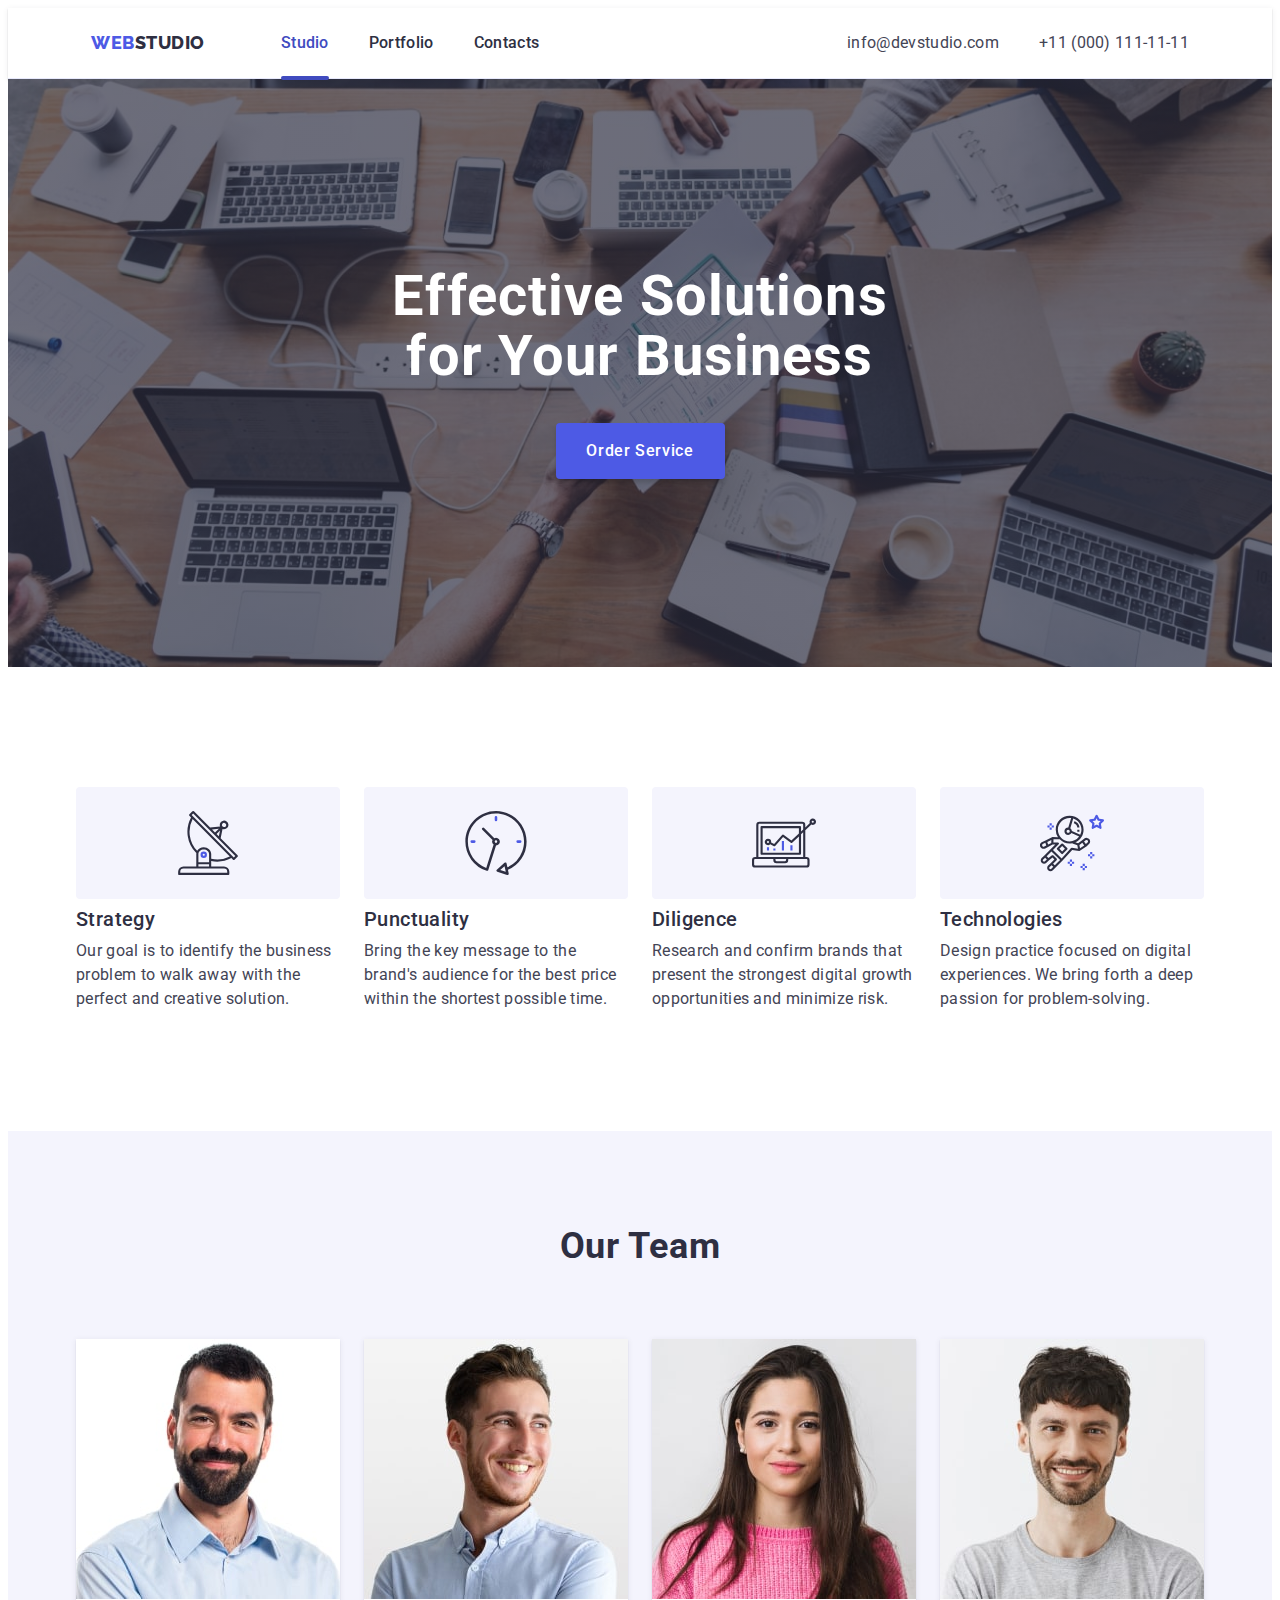
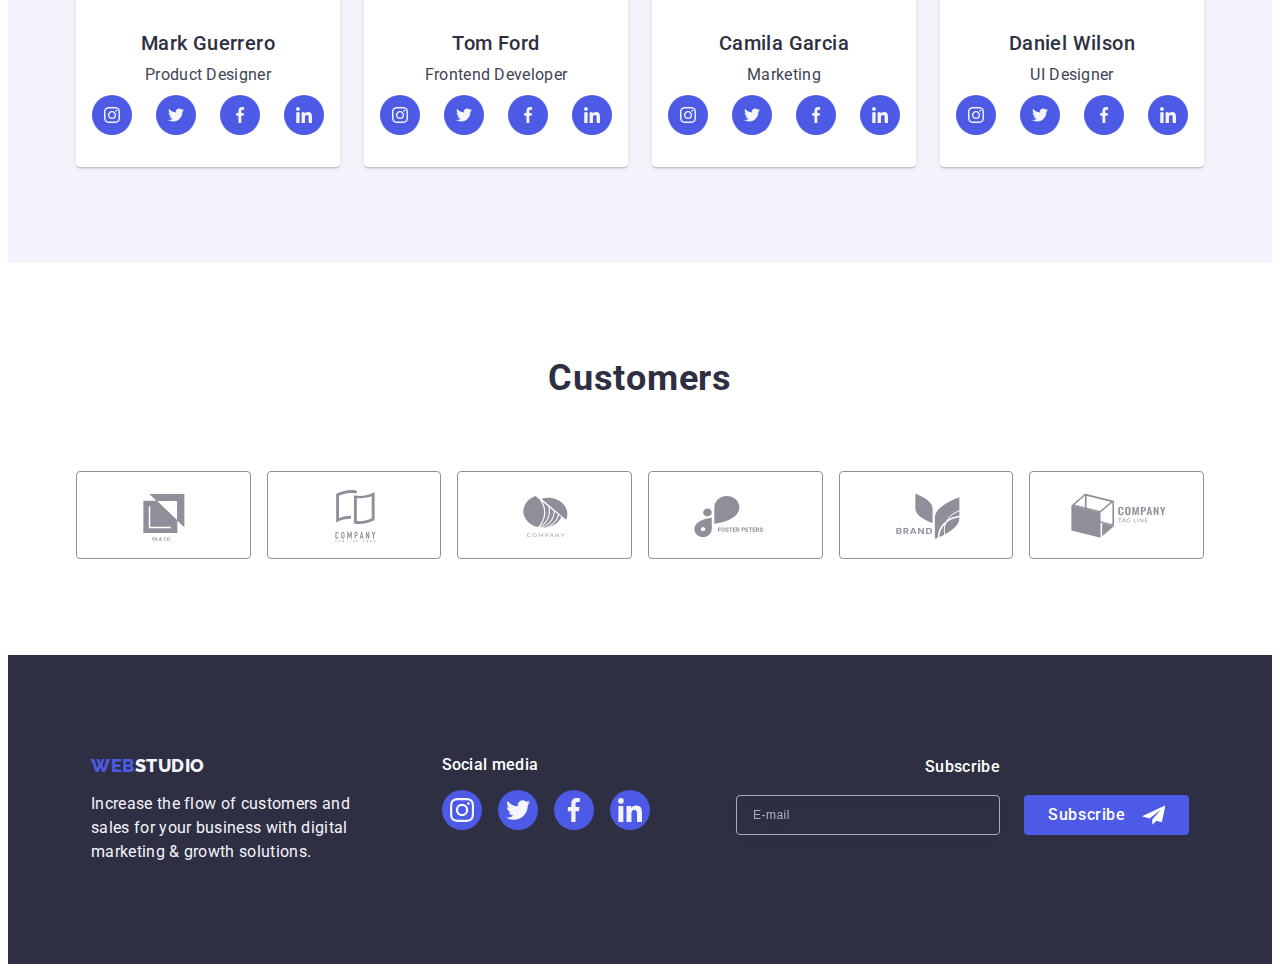
<file: index.html>
<!DOCTYPE html>
<html lang="en">
<head>
    <meta charset="UTF-8">
    <meta http-equiv="X-UA-Compatible" content="IE=edge">
    <meta name="viewport" content="width=device-width, initial-scale=1.0">
    <title>WebStudio</title>
    <link rel="preconnect" href="https://fonts.googleapis.com">
<link rel="preconnect" href="https://fonts.gstatic.com" crossorigin>
<link href="https://fonts.googleapis.com/css2?family=Raleway:wght@800&family=Roboto:wght@400;500;700;900&display=swap" rel="stylesheet">
<link rel="stylesheet" href="https://cdnjs.cloudflare.com/ajax/libs/modern-normalize/2.0.0/modern-normalize.min.css" 
integrity="sha512-4xo8blKMVCiXpTaLzQSLSw3KFOVPWhm/TRtuPVc4WG6kUgjH6J03IBuG7JZPkcWMxJ5huwaBpOpnwYElP/m6wg==" crossorigin="anonymous" 
referrerpolicy="no-referrer" />    
<link rel="stylesheet" href="./css/styles.css">
<link rel="stylesheet" href="./css/tablet.css">
<link rel="stylesheet" href="./css/desctop.css">
</head>
<body>
    <header class="header">
        <div class="container header-container">
        <nav class=" header-navigation">
            <a class="header-logo link" href="http://127.0.0.1:5501/index.html" >Web<span class="header-logo-studio">Studio</span></a>
        <ul class="header-list list" >
            <li class="header-item">
                <a class="header-link link current" href="./index.html">Studio</a>
            </li>
            <li class="header-item">
                <a class="header-link link" href="./portfolio.html">Portfolio</a>
            </li>
            <li class="header-item">
                <a class="header-link link" href="">Contacts</a>
            </li>
        </ul>
    </nav>
    <address class="header-address">
        <ul class="contacts list">
        <li><a class="header-link-address link" href="mailto:info@devstudio.com">info@devstudio.com</a></li>
        <li><a class="header-link-address link" href="tel:+110001111111">+11 (000) 111-11-11</a></li>
    </ul>
    </address>
    <button type="button" class="hamburger-btn" data-menu-open >
        <svg class="hamburger-btn-icon" width="32" height="22">
          <use href="./images/icons.svg#icon-header-btn"></use>
        </svg>
      </button>
</div>
                  <!-- modal mobile -->
<div class="mobile-menu" data-menu>
  <button type="button" class="mobile-close-button" data-menu-close>
    <svg class="mobile-close-button-icon" width="8" height="8">
      <use href="./images/icons.svg#icon-cross"></use>
    </svg>
  </button>

  <div>
  <ul class="mobile-menu-list list" >
    <li class="mobile-menu-item">
        <a class="mobile-menu-link link current" href="./index.html">Studio</a>
    </li>
    <li class="mobile-menu-item">
        <a class="mobile-menu-link link" href="./portfolio.html">Portfolio</a>
    </li>
    <li class="mobile-menu-item">
        <a class="mobile-menu-link link" href="">Contacts</a>
    </li>
</ul>
</div>
<div>
    <ul class="mobile-menu-contacts list">
        <li class="mobile-address-item"><a class="mobile-menu-link-address link" href="tel:+110001111111">+11 (000) 111-11-11</a></li>
        <li class="email-address-item"><a class="email-menu-link-address link" href="mailto:info@devstudio.com">info@devstudio.com</a></li>
    </ul>
    <ul class="mobile-menu-soc-list">
        <li class="mobile-menu-soc-item">
    <a href="" 
    class="mobile-menu-soc-link link" 
    target="_blank" 
    rel="noopener noreferrer">
    <svg width="24" height="24" class="mobile-menu-soc-icon">
        <use href="./images/icons.svg#icon-instagram-1" ></use>
    </svg>
</a>
        </li>
        <li class="mobile-menu-soc-item">
            <a href="" 
            class="mobile-menu-soc-link link" 
            target="_blank" 
            rel="noopener noreferrer">
            <svg width="24" height="24" class="mobile-menu-soc-icon">
                <use href="./images/icons.svg#icon-twitter-1" ></use>
            </svg>
        </a>
                </li>
                <li class="mobile-menu-soc-item">
                    <a href="" 
                    class="mobile-menu-soc-link link" 
                    target="_blank" 
                    rel="noopener noreferrer">
                    <svg width="24" height="24" class="mobile-menu-soc-icon">
                        <use href="./images/icons.svg#icon-facebook-1" ></use>
                    </svg>
                </a>
                        </li>
                        <li class="mobile-menu-soc-item">
                            <a href="" 
                            class="mobile-menu-soc-link link" 
                            target="_blank" 
                            rel="noopener noreferrer">
                            <svg width="24" height="24" class="mobile-menu-soc-icon">
                                <use href="./images/icons.svg#icon-linkedin-1" ></use>
                    </svg>
                 </a>
         </li>
    </ul>
 </div>
</div>
    </header>  
    <main>
        <section class="first-section">
            <div class="container hero-container">
                <h1 class="first-header">Effective Solutions
                    for Your Business</h1>
            <button type="button" class="studio-btn" data-modal-open>Order Service</button>
        </div>
        </section>
        <section class="second-section">
            <div class="container description-container">
            <h2  class="hidden visually-hidden">hidden info</h2>
              <ul class="icon-description-list list">
                <li class="icon-description-item">
                    <div class="icon-cont">
                        <svg width="64" height="64" class="description-icon">
                        <use href="./images/icons.svg#icon-strategy" ></use>
                    </svg> 
            <a href="" 
            class="icon-description-link link" 
            target="_blank" 
            rel="noopener noreferrer">
        </a>
    </div>
    <h3 class="text description-text">Strategy</h3>
            <p class="name description-name">Our goal is to identify the business
                problem to walk away with the perfect and creative solution.</p>
                </li>
                <li class="icon-description-item">
                    <div class="icon-cont"><svg width="64" height="64" class="description-icon">
                        <use href="./images/icons.svg#icon-punctuality" ></use>
                    </svg>
                    <a href="" 
                    class="icon-description-link link" 
                    target="_blank" 
                    rel="noopener noreferrer"> 
                </a>
            </div>
            <h3 class="text description-text">Punctuality</h3>
            <p class="name description-name">Bring the key message to the brand's audience for the best price within the shortest possible time.</p>
                        </li>
                        <li class="icon-description-item">
                            <div class="icon-cont"><svg width="64" height="64" class="description-icon">
                                <use href="./images/icons.svg#icon-diligence" ></use>
                            </svg>
                            <a href="" 
                            class="icon-description-link link" 
                            target="_blank" 
                            rel="noopener noreferrer">
                        </a>
                    </div>
                    <h3 class="text description-text">Diligence</h3>
                    <p class="name description-name">Research and confirm brands that present the strongest digital growth opportunities and minimize risk.</p>
                                </li>
                                <li class="icon-description-item">
                                    <div class="icon-cont"><svg width="64" height="64" class="description-icon">
                                        <use href="./images/icons.svg#icon-technologies" ></use>
                                    </svg>
                                    <a href="" 
                                    class="icon-description-link link" 
                                    target="_blank" 
                                    rel="noopener noreferrer">
                                    
                                </a>
                            </div>
                            <h3 class="text description-text">Technologies</h3>
                            <p class="name description-name">Design practice focused on digital experiences. We bring forth a deep passion for problem-solving.</p>
                                        </li>
                </ul>
        </div>
        </section>
        <section class="third-section">
            <div class="container image-container">
            <h2 class="second-header">What are we doing</h2>
            <ul class="images list">
                <li class="about-image"><img src="./images/rectangle71.jpg" alt="monitor" 
                    width="360" 
                    height="300"></li>
                <li class="about-image"><img src="./images/rectangle71_1.jpg" alt="cell phone" 
                    width="360" 
                    height="300"></li>
                    <li class="about-image"><img src="./images/rectangle71_2.jpg" alt="laptop and cell phone" 
                        width="360" 
                        height="300"></li>
            </ul>
        </div>
        </section>
        <section class="fourth-section">
            <div class="container img-list-container">
            <h2 class="third-header">Our Team</h2>
            <ul class="img-list list">
                
                <li class="first-img">
                    <img 
                    srcset="./images/1.jpg 1x, ./images/1@x2.jpg 2x"
                    src="./images/1.jpg" alt="mark" 
                        width="264" 
                        height="260">
                        <div class="position-container">
                        <h3 class="text-position">Mark Guerrero</h3>
                        <p class="name-position">Product Designer</p>
                        <ul class="our-team-soc-list">
                            <li class="our-team-soc-item">
                        <a href="" 
                        class="our-team-soc-link link" 
                        target="_blank" 
                        rel="noopener noreferrer">
                        <svg width="16" height="16" class="our-team-soc-icon">
                            <use href="./images/icons.svg#icon-instagram-1" ></use>
                        </svg>
                    </a>
                            </li>
                            <li class="our-team-soc-item">
                                <a href="" 
                                class="our-team-soc-link link" 
                                target="_blank" 
                                rel="noopener noreferrer">
                                <svg width="16" height="16" class="our-team-soc-icon">
                                    <use href="./images/icons.svg#icon-twitter-1" ></use>
                                </svg>
                            </a>
                                    </li>
                                    <li class="our-team-soc-item">
                                        <a href="" 
                                        class="our-team-soc-link link" 
                                        target="_blank" 
                                        rel="noopener noreferrer">
                                        <svg width="16" height="16" class="our-team-soc-icon">
                                            <use href="./images/icons.svg#icon-facebook-1" ></use>
                                        </svg>
                                    </a>
                                            </li>
                                            <li class="our-team-soc-item">
                                                <a href="" 
                                                class="our-team-soc-link link" 
                                                target="_blank" 
                                                rel="noopener noreferrer">
                                                <svg width="16" height="16" class="our-team-soc-icon">
                                                    <use href="./images/icons.svg#icon-linkedin-1" ></use>
                                                </svg>
                                            </a>
                                                    </li>
                        </ul>
                        </div>
                </li>
                <li class="first-img">
                    <img 
                    srcset="./images/2.jpg 1x, ./images/2@x2.jpg 2x"
                    src="./images/2.jpg" alt="tom" 
                        width="264" 
                        height="260">
                        <div class="position-container">
                        <h3 class="text-position">Tom Ford</h3>
                        <p class="name-position">Frontend Developer</p>
                        <ul class="our-team-soc-list">
                            <li class="our-team-soc-item">
                        <a href="" 
                        class="our-team-soc-link link" 
                        target="_blank" 
                        rel="noopener noreferrer">
                        <svg width="16" height="16" class="our-team-soc-icon">
                            <use href="./images/icons.svg#icon-instagram-1" ></use>
                        </svg>
                    </a>
                            </li>
                            <li class="our-team-soc-item">
                                <a href="" 
                                class="our-team-soc-link link" 
                                target="_blank" 
                                rel="noopener noreferrer">
                                <svg width="16" height="16" class="our-team-soc-icon">
                                    <use href="./images/icons.svg#icon-twitter-1" ></use>
                                </svg>
                            </a>
                                    </li>
                                    <li class="our-team-soc-item">
                                        <a href="" 
                                        class="our-team-soc-link link" 
                                        target="_blank" 
                                        rel="noopener noreferrer">
                                        <svg width="16" height="16" class="our-team-soc-icon">
                                            <use href="./images/icons.svg#icon-facebook-1" ></use>
                                        </svg>
                                    </a>
                                            </li>
                                            <li class="our-team-soc-item">
                                                <a href="" 
                                                class="our-team-soc-link link" 
                                                target="_blank" 
                                                rel="noopener noreferrer">
                                                <svg width="16" height="16" class="our-team-soc-icon">
                                                    <use href="./images/icons.svg#icon-linkedin-1" ></use>
                                                </svg>
                                            </a>
                                                    </li>
                        </ul>
                        </div>
                </li>
                <li class="first-img">
                    <img 
                    srcset="./images/3.jpg 1x, ./images/3@x2.jpg 2x"
                    src="./images/3.jpg" alt="camila" 
                        width="264" 
                        height="260">
                        <div class="position-container">
                        <h3 class="text-position">Camila Garcia</h3>
                        <p class="name-position">Marketing</p>
                        <ul class="our-team-soc-list">
                            <li class="our-team-soc-item">
                        <a href="" 
                        class="our-team-soc-link link" 
                        target="_blank" 
                        rel="noopener noreferrer">
                        <svg width="16" height="16" class="our-team-soc-icon">
                            <use href="./images/icons.svg#icon-instagram-1" ></use>
                        </svg>
                    </a>
                            </li>
                            <li class="our-team-soc-item">
                                <a href="" 
                                class="our-team-soc-link link" 
                                target="_blank" 
                                rel="noopener noreferrer">
                                <svg width="16" height="16" class="our-team-soc-icon">
                                    <use href="./images/icons.svg#icon-twitter-1" ></use>
                                </svg>
                            </a>
                                    </li>
                                    <li class="our-team-soc-item">
                                        <a href="" 
                                        class="our-team-soc-link link" 
                                        target="_blank" 
                                        rel="noopener noreferrer">
                                        <svg width="16" height="16" class="our-team-soc-icon">
                                            <use href="./images/icons.svg#icon-facebook-1" ></use>
                                        </svg>
                                    </a>
                                            </li>
                                            <li class="our-team-soc-item">
                                                <a href="" 
                                                class="our-team-soc-link link" 
                                                target="_blank" 
                                                rel="noopener noreferrer">
                                                <svg width="16" height="16" class="our-team-soc-icon">
                                                    <use href="./images/icons.svg#icon-linkedin-1" ></use>
                                                </svg>
                                            </a>
                                                    </li>
                        </ul>
                        </div>
                </li>            
                <li class="first-img">
                    <img 
                    srcset="./images/4.jpg 1x, ./images/4@x2.jpg 2x"
                    src="./images/4.jpg" alt="daniel" 
                        width="264" 
                        height="260">
                        <div class="position-container">
                        <h3 class="text-position">Daniel Wilson</h3>
                        <p class="name-position">UI Designer</p>
                        <ul class="our-team-soc-list">
                            <li class="our-team-soc-item">
                        <a href="" 
                        class="our-team-soc-link link" 
                        target="_blank" 
                        rel="noopener noreferrer">
                        <svg width="16" height="16" class="our-team-soc-icon">
                            <use href="./images/icons.svg#icon-instagram-1" ></use>
                        </svg>
                    </a>
                            </li>
                            <li class="our-team-soc-item">
                                <a href="" 
                                class="our-team-soc-link link" 
                                target="_blank" 
                                rel="noopener noreferrer">
                                <svg width="16" height="16" class="our-team-soc-icon">
                                    <use href="./images/icons.svg#icon-twitter-1" ></use>
                                </svg>
                            </a>
                                    </li>
                                    <li class="our-team-soc-item">
                                        <a href="" 
                                        class="our-team-soc-link link" 
                                        target="_blank" 
                                        rel="noopener noreferrer">
                                        <svg width="16" height="16" class="our-team-soc-icon">
                                            <use href="./images/icons.svg#icon-facebook-1" ></use>
                                        </svg>
                                    </a>
                                            </li>
                                            <li class="our-team-soc-item">
                                                <a href="" 
                                                class="our-team-soc-link link" 
                                                target="_blank" 
                                                rel="noopener noreferrer">
                                                <svg width="16" height="16" class="our-team-soc-icon">
                                                    <use href="./images/icons.svg#icon-linkedin-1" ></use>
                                                </svg>
                                            </a>
                                 </li>
                        </ul>
                        </div>
                </li>         
            </ul>
        </div>
        </section>
        <section class="customers">
            <div class="container customers-cont">
                <h2 class="fifth-header">Customers</h2>
                <ul class="container-list list">
                    <li class="container-item">
                        <a href="" class="container-link link">
                            <svg class="container-icon" width="104" height="56">
                                <use href="./images/icons.svg#icon-Logo1"></use>
                            </svg>
                        </a>
                    </li>
                    <li class="container-item">
                        <a href="" class="container-link link">
                            <svg class="container-icon" width="104" height="56">
                                <use href="./images/icons.svg#icon-Logo2"></use>
                            </svg>
                        </a>
                    </li>
                    <li class="container-item">
                        <a href="" class="container-link link">
                            <svg class="container-icon" width="104" height="56">
                                <use href="./images/icons.svg#icon-Logo3"></use>
                            </svg>
                        </a>
                    </li>
                    <li class="container-item">
                        <a href="" class="container-link link">
                            <svg class="container-icon" width="104" height="56">
                                <use href="./images/icons.svg#icon-Logo4"></use>
                            </svg>
                        </a>
                    </li>
                    <li class="container-item">
                        <a href="" class="container-link link">
                            <svg class="container-icon" width="104" height="56">
                                <use href="./images/icons.svg#icon-Logo5"></use>
                            </svg>
                        </a>
                    </li>
                    <li class="container-item">
                        <a href="" class="container-link link">
                            <svg class="container-icon" width="104" height="56">
                                <use href="./images/icons.svg#icon-Logo6"></use>
                            </svg>
                        </a>
                    </li>
                </ul>
            </div>
        </section>
    </main> 
    <footer class="footer">
 <div class=" container footer-main">
        <div class="footer-container">
        <a class="footer-logo link" href="./index.html" >Web<span class="logo-footer">Studio</span></a>
        <p class="list footer-text" >
            Increase the flow of customers and sales 
            for your business with digital marketing &
             growth solutions.</p>
    </div>
    <div class="footer-links">
        <p class="footer-soc-text" >Social media</p>
        <ul class="footer-soc-list">
            <li class="footer-soc-item">
        <a href="" 
        class="footer-soc-link link" 
        target="_blank" 
        rel="noopener noreferrer">
        <svg width="24" height="24" class="footer-soc-icon">
            <use href="./images/icons.svg#icon-instagram-2" ></use>
        </svg>
    </a>
            </li>
            <li class="footer-soc-item">
                <a href="" 
                class="footer-soc-link link" 
                target="_blank" 
                rel="noopener noreferrer">
                <svg width="24" height="24" class="footer-soc-icon">
                    <use href="./images/icons.svg#icon-twitter-2" ></use>
                </svg>
            </a>
                    </li>
                    <li class="footer-soc-item">
                        <a href="" 
                        class="footer-soc-link link" 
                        target="_blank" 
                        rel="noopener noreferrer">
                        <svg width="24" height="24" class="footer-soc-icon">
                            <use href="./images/icons.svg#icon-facebook-2" ></use>
                        </svg>
                    </a>
                            </li>
                            <li class="footer-soc-item">
                                <a href="" 
                                class="footer-soc-link link" 
                                target="_blank" 
                                rel="noopener noreferrer">
                                <svg width="24" height="24" class="footer-soc-icon">
                                    <use href="./images/icons.svg#icon-linkedin-2" ></use>
                                </svg>
                            </a>
                                    </li>
        </ul>
    </div>
    <div class="footer-subscribe">
        <p class="footer-title">Subscribe</p>
    <form class="footer-form"> 
        <label for="footer-user-email" 
        class="footer-input-label-icon">
            <input type="email" 
        name="footer-user-email" 
        id="footer-user-email"
        placeholder="E-mail"
        class="footer-input-label"  
        required>
        </label>
        <button type="submit" class="footer-subscribe-btn">Subscribe
            <svg width="24" height="24" class="footer-send-icon">
                <use href="./images/icons.svg#icon-icon-send"></use>
            </svg>
        </button>
     </form>
    </div>
</div>
    </footer>
    <div class="backdrop  is-hidden" data-modal>
        <div class="modal">
            <button type="button" class="modal-close" data-modal-close>
                <svg width="8" height="8" class="backdrop-icon">
                    <use href="./images/icons.svg#icon-cross" ></use>
                </svg>
            </button>
            <p class="modal-title">Leave your contacts and we will call you back</p>
            <form class="modal-form">
                <div class="modal-field-cont">
                <label for="user-name" class="input-label">Name</label>
                <div class="input-wrap">
                <input type="text" 
                name="user-name" 
                id="user-name"
                class="modal-input"  
                required>
                <svg class="modal-icon" width="18" height="24">
                    <use href="./images/icons.svg#icon-person"></use>
                </svg>
            </div>
        </div>
        <div class="modal-field-cont">
            <label for="user-phone" class="input-label">Phone</label>
            <div class="input-wrap">
            <input type="tel" 
            name="user-phone" 
            id="user-phone"
            class="modal-input"  
            required>
            <svg class="modal-icon" width="18" height="24">
                <use href="./images/icons.svg#icon-phone"></use>
            </svg>
        </div>
    </div>
    <div class="modal-field-cont">
        <label for="user-email" class="input-label">Email</label>
        <div class="input-wrap">
        <input type="email" 
        name="user-email" 
        id="user-email"
        class="modal-input" 
        required>
        <svg class="modal-icon" width="18" height="24">
            <use href="./images/icons.svg#icon-email"></use>
        </svg>
    </div>
</div>
<div class="modal-field-comment">
    <label for="user-comment" class="input-label" >Comment</label>
    <textarea name="user-comment" id="user-comment" class="modal-comment" placeholder="Text input"></textarea>
</div>
<div class="modal-checkbox">
<input type="checkbox"  
id="user-privacy" 
name="user-privacy" 
value="true" class="modal-form-check visually-hidden">
<label for="user-privacy" class="modal-form-check-desc">
    <span class="modal-form-check-quadro">
    <svg class="checkbox-icon" width="10" height="8">
        <use href="./images/icons.svg#icon-vector"></use>
    </svg>
</span>I accept the terms and conditions of the&nbsp;
<a class="privacy-link" href="">Privacy Policy</a></label>
</div>
<button type="submit" class="modal-button">Send</button>
            </form>
        </div>
</div>
<script src="./js/modal.js"></script>
<script src="./js/mobile-menu.js"></script>
</body>
</html>
</file>
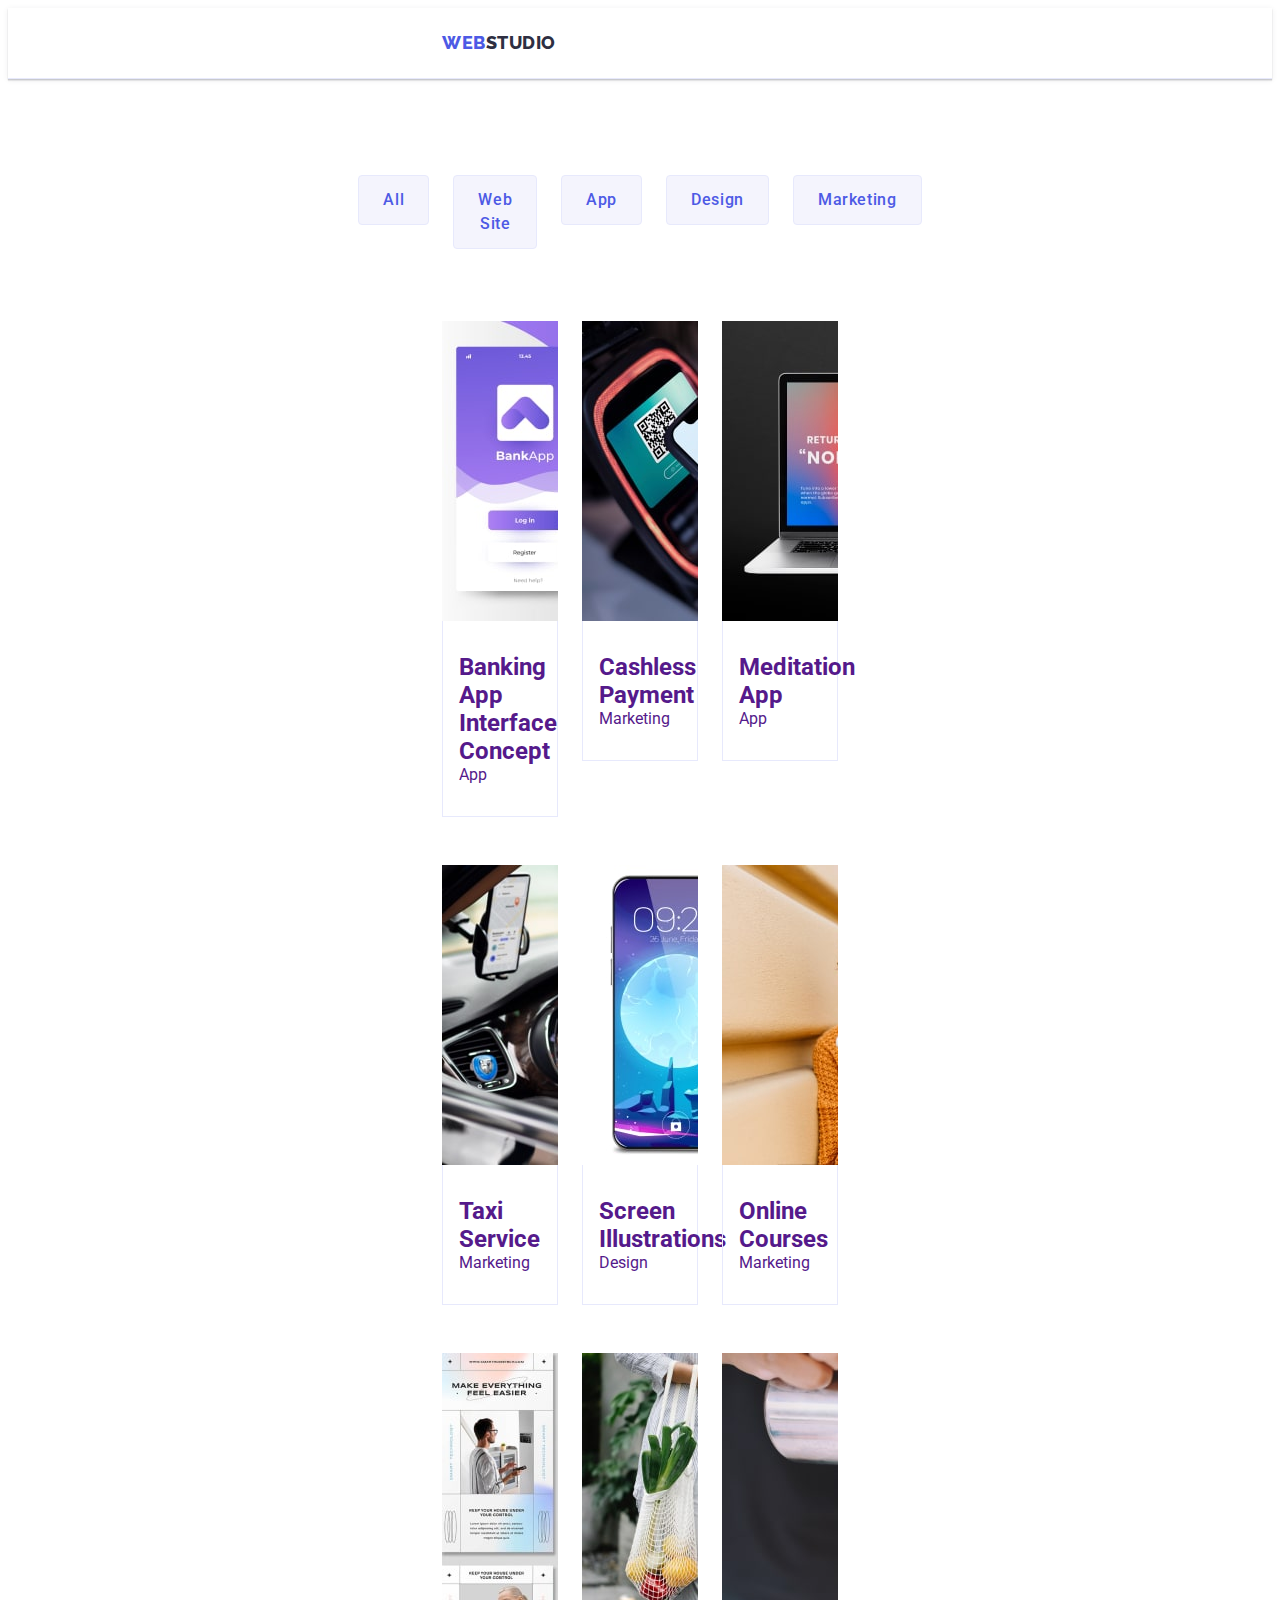
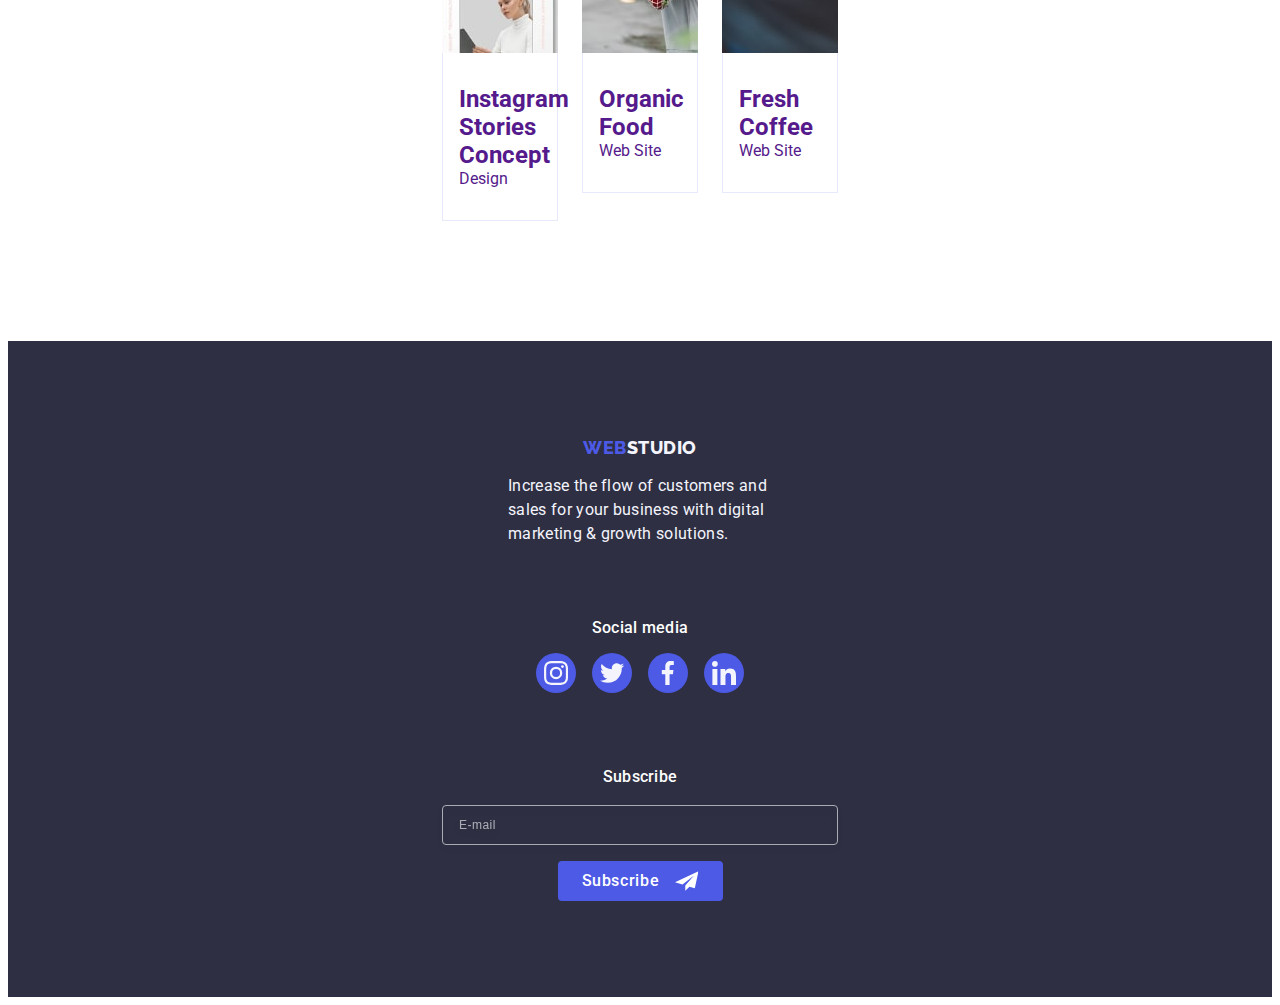
<file: portfolio.html>
<!DOCTYPE html>
<html lang="en">
<head>
    <meta charset="UTF-8">
    <meta http-equiv="X-UA-Compatible" content="IE=edge">
    <meta name="viewport" content="width=device-width, initial-scale=1.0">
    <title>Portfolio</title>
    <link rel="preconnect" href="https://fonts.googleapis.com">
<link rel="preconnect" href="https://fonts.gstatic.com" crossorigin>
<link   href="https://fonts.googleapis.com/css2?family=Raleway:wght@800&family=Roboto:wght@400;500;700;900&display=swap" rel="stylesheet">
<link rel="stylesheet" href="https://cdnjs.cloudflare.com/ajax/libs/modern-normalize/2.0.0/modern-normalize.min.css" integrity="sha512-4xo8blKMVCiXpTaLzQSLSw3KFOVPWhm/TRtuPVc4WG6kUgjH6J03IBuG7JZPkcWMxJ5huwaBpOpnwYElP/m6wg==" crossorigin="anonymous" referrerpolicy="no-referrer" /> 
<link rel="stylesheet" href="./css/styles.css">
</head>
<body>
    <header class="header">
        <div class="container header-container">
        <nav class=" header-navigation">
            <a class="header-logo link" href="http://127.0.0.1:5501/index.html" >Web<span class="header-logo-studio">Studio</span></a>
        <ul class="header-list list" >
            <li class="header-item">
                <a class="header-link link" href="./index.html">Studio</a>
            </li>
            <li class="header-item">
                <a class="header-link link current" href="./portfolio.html">Portfolio</a>
            </li>
            <li class="header-item">
                <a class="header-link link" href="">Contacts</a>
            </li>
        </ul>
    </nav>
    <address class="header-address">
        <ul class="contacts list">
        <li><a class="header-link-address link" href="mailto:info@devstudio.com">info@devstudio.com</a></li>
        <li><a class="header-link-address link" href="tel:+110001111111">+11 (000) 111-11-11</a></li>
    </ul>
    </address>
</div>
    </header>  
    <main>
        <section class="main-section">
            <div class="container port-container">
            <h1 hidden class="hidden visually-hidden">hidden</h1>
                <ul class="button-list list">
                    <li><button type="button" class="btn-all">All</button></li>
                    <li><button type="button" class="btn-all">Web Site</button></li>
                    <li><button type="button" class="btn-all">App</button></li>
                    <li><button type="button" class="btn-all">Design</button></li>
                    <li><button type="button" class="btn-all">Marketing</button></li>
                </ul>
            <ul class="about-button-list list link">
                <li class="about-images-link">
                    <a href="" class="team-list-link-wrapper link">
                        <div class="team-list-img-wrapper">
                            <img src="./images/img1.jpg" alt="banking interface" class="team-list-item-img" 
                            width="360" 
                            height="300">
                            <p class="overlay">14 Stylish and User-Friendly App Design Concepts · 
                                Task Manager App · Calorie Tracker App · Exotic Fruit Ecommerce App · 
                                Cloud Storage App</p>
                        </div>
                    <div class="wrap-container">
                        <h2 class="text">Banking App Interface Concept</h2>
                        <p class="name">App</p>
                    </div>
                </a>
                </li>
                <li class="about-images-link">
                    <a href="" class="team-list-link-wrapper link">
                        <div class="team-list-img-wrapper">
                    <img src="./images/img2.jpg" alt="mobile payment" 
                    width="360" 
                    height="300">
                    <p class="overlay">14 Stylish and User-Friendly App Design Concepts · 
                        Task Manager App · Calorie Tracker App · Exotic Fruit Ecommerce App · Cloud Storage App</p>
                </div>
                    <div class="wrap-container">
                        <h2 class="text">Cashless Payment</h2>
                        <p class="name">Marketing</p>
                    </div>
                    </a>
                </li>
                <li class="about-images-link">
                    <a href="" class="team-list-link-wrapper link">
                        <div class="team-list-img-wrapper">
                    <img src="./images/img3.jpg" alt="laptop and mobile"
                    width="360" 
                    height="300">
                    <p class="overlay">14 Stylish and User-Friendly App Design Concepts · 
                        Task Manager App · Calorie Tracker App · Exotic Fruit Ecommerce App · Cloud Storage App</p>
                    </div>
                    <div class="wrap-container">
                    <h2 class="text">Meditation App</h2>
                        <p class="name">App</p>
                    </div>
                    </a>
                </li>            
                <li class="about-images-link">
                    <a href="" class="team-list-link-wrapper link">
                        <div class="team-list-img-wrapper">
                    <img src="./images/img4.jpg" alt="taxi" 
                        width="360" 
                        height="300">
                        <p class="overlay">14 Stylish and User-Friendly App Design Concepts · 
                            Task Manager App · Calorie Tracker App · Exotic Fruit Ecommerce App · Cloud Storage App</p>
                    </div>
                    <div class="wrap-container">
                        <h2 class="text">Taxi Service</h2>
                        <p class="name">Marketing</p>
                    </div>
                    </a>
                </li>
               <li class="about-images-link">
                    <a href="" class="team-list-link-wrapper link">
                        <div class="team-list-img-wrapper">
                    <img src="./images/img5.jpg" alt="mobile screen" 
                    width="360" 
                    height="300">
                    <p class="overlay">14 Stylish and User-Friendly App Design Concepts
                         · Task Manager App · Calorie Tracker App · Exotic Fruit Ecommerce App · Cloud Storage App</p>
                        </div>
                    <div class="wrap-container">
                    <h2 class="text">Screen Illustrations</h2>
                    <p class="name">Design</p>
                </div>
                </a>
                </li>
                <li class="about-images-link">
                    <a href="" class="team-list-link-wrapper link">
                        <div class="team-list-img-wrapper">
                    <img src="./images/img6.jpg" alt="lady" 
                    width="360" 
                    height="300">
                    <p class="overlay">14 Stylish and User-Friendly App Design Concepts
                         · Task Manager App · Calorie Tracker App · Exotic Fruit Ecommerce App · Cloud Storage App</p>
                        </div>
                    <div class="wrap-container">
                    <h2 class="text">Online Courses</h2>
                    <p class="name">Marketing</p>
                </div>
                </a>
                </li>
                <li class="about-images-link">
                    <a href="" class="team-list-link-wrapper link">
                        <div class="team-list-img-wrapper">
                    <img src="./images/img7.jpg" alt="instagram stories" 
                    width="360" 
                    height="300">
                    <p class="overlay">14 Stylish and User-Friendly App Design Concepts
                         · Task Manager App · Calorie Tracker App · Exotic Fruit Ecommerce App · Cloud Storage App</p>
                        </div>
                    <div class="wrap-container">
                    <h2 class="text">Instagram Stories Concept</h2>
                    <p class="name">Design</p>
                </div>
                </a>
                </li>
                <li class="about-images-link">
                    <a href="" class="team-list-link-wrapper link">
                        <div class="team-list-img-wrapper">
                    <img src="./images/img8.jpg" alt="vegetables" 
                    width="360" 
                    height="300">
                    <p class="overlay">14 Stylish and User-Friendly App Design Concepts
                         · Task Manager App · Calorie Tracker App · Exotic Fruit Ecommerce App · Cloud Storage App</p>
                        </div>
                    <div class="wrap-container">
                    <h2 class="text">Organic Food</h2>
                    <p class="name">Web Site</p>
                </div>
                </a>
                </li>
                <li class="about-images-link">
                    <a href="" class="team-list-link-wrapper link">
                        <div class="team-list-img-wrapper">
                    <img src="./images/img9.jpg" alt="coffee" 
                    width="360" 
                    height="300">
                    <p class="overlay">14 Stylish and User-Friendly App Design Concepts
                         · Task Manager App · Calorie Tracker App · Exotic Fruit Ecommerce App · Cloud Storage App</p>
                        </div>
                    <div class="wrap-container">
                    <h2 class="text">Fresh Coffee</h2>
                    <p class="name">Web Site</p>
                </div>
                </a>
                </li>        
            </ul>
        </div>
        </section>
    </main> 
    <footer class="footer">
        <div class=" container footer-main">
               <div class="footer-container">
               <a class="footer-logo link" href="./index.html" >Web<span class="logo-footer">Studio</span></a>
               <p class="list footer-text" >Increase the flow of customers and sales for your business with digital marketing & growth solutions.</p>
           </div>
           <div class="footer-links">
               <p class="footer-soc-text" >Social media</p>
               <ul class="footer-soc-list">
                   <li class="footer-soc-item">
               <a href="" 
               class="footer-soc-link link" 
               target="_blank" 
               rel="noopener noreferrer">
               <svg width="24" height="24" class="footer-soc-icon">
                   <use href="./images/icons.svg#icon-instagram-2" ></use>
               </svg>
           </a>
                   </li>
                   <li class="footer-soc-item">
                       <a href="" 
                       class="footer-soc-link link" 
                       target="_blank" 
                       rel="noopener noreferrer">
                       <svg width="24" height="24" class="footer-soc-icon">
                           <use href="./images/icons.svg#icon-twitter-2" ></use>
                       </svg>
                   </a>
                           </li>
                           <li class="footer-soc-item">
                               <a href="" 
                               class="footer-soc-link link" 
                               target="_blank" 
                               rel="noopener noreferrer">
                               <svg width="24" height="24" class="footer-soc-icon">
                                   <use href="./images/icons.svg#icon-facebook-2" ></use>
                               </svg>
                           </a>
                                   </li>
                                   <li class="footer-soc-item">
                                       <a href="" 
                                       class="footer-soc-link link" 
                                       target="_blank" 
                                       rel="noopener noreferrer">
                                       <svg width="24" height="24" class="footer-soc-icon">
                                           <use href="./images/icons.svg#icon-linkedin-2" ></use>
                                       </svg>
                                   </a>
                                           </li>
               </ul>
           </div>
           <div class="footer-subscribe">
            <p class="footer-title">Subscribe</p>
        <form class="footer-form"> 
            <label for="footer-user-email" class="footer-input-label-icon">
                <input type="email" 
            name="footer-user-email" 
            id="footer-user-email"
            placeholder="E-mail"
            class="footer-input-label"  
            required>
            </label>
            <button type="submit" class="footer-subscribe-btn">Subscribe
                <svg width="24" height="24" class="footer-send-icon">
                    <use href="./images/icons.svg#icon-icon-send"></use>
                </svg>
            </button>
         </form>
        </div>
       </div>
           </footer>
</body>
</html>
</file>
<file: css/styles.css>
* {
  list-style: none;
  box-sizing: border-box;
}
 .container {
max-width: 426px;
padding: 0 15px;
margin: 0 auto;
}

:root {
  --title-color: #FFFFFF;
  --hover-color: #404bbf;
  --focus-color: #404bbf;
  --background-color: #2E2F42;
  --logo-color: #2E2F42;
  --btn-color: #4d5ae5;
  --btn-background-color:#F4F4FD;
  --btn-all: #e7e9fc;
  --svg-footer-color: #f4f4fd; 
  --our-team-cos-icon: #f4f4fd;
  --overlay-color: #f4f4fd;
  --modal-title-color: #2E2F42;
  --modal-form-check-desc: #8E8F99;
  --modal-form-check-checked: #404bbf; 
  --modal-form-check-checked-fill: #F4F4FD;
  --transition: 250ms cubic-bezier(0.4, 0, 0.2, 1);
}
/* @keyframes rotator{
0% {
  transform rotate:(0);
  border-radius: 50%;
}
  100% {
 transform translate: (1000deg);
  }
} */

body {
    font-family: "Roboto", sans-serif;
    color: #434455;
    background-color: #FFFFFF;
}
p, h1, h2, h3, h4, h5, h6 {
  margin: 0;
}
ul, ol {
  margin: 0;
  padding: 0;
}
img {
  display: block;
}
.list {
    list-style: none;
}
.link {
  text-decoration: none;
}
.no-scroll {
  overflow: hidden;
}

/*--------------------------- HEADER-------------------------------------- */
.header {
  border-bottom: 1px solid #e7e9fc;
  box-shadow: 0px 2px 1px rgba(46, 47, 66, 0.08), 
  0px 1px 1px rgba(46, 47, 66, 0.16), 0px 1px 6px 
  rgba(46, 47, 66, 0.08);
 }

.header-container {
  position: relative;
  display: flex;
  align-items: center;
height: 70px;
 
}
.header-navigation{
  /* display: block; */
  display: flex;
  align-items: center;
  
}
.header-list {
  /* display: flex;
   gap: 40px;   */
   display: none;
  }
  .header-address {
    display: none;
  }
             /* HAMBURGER */
  .hamburger-btn {
    position: absolute;
    display: flex;
    justify-content: center;
    align-items: center;
    padding: 0;
    cursor: pointer;
    top: 24px;
    right: 24px;
    border: none;
    background-color: transparent;
  }
  .hamburger-btn-icon {
    stroke: #2e2f42;
  }
  .mobile-menu {
    position: fixed;
    top: 0;
    z-index: 100;
    width: 100vw;
    height: 100vh;
    background-color: #FFFFFF;
    display: none;
    padding: 80px 24px 40px 40px;
    flex-direction: column;
    justify-content: space-between;
    overflow: auto;
   
    box-shadow: 0px 2px 1px rgba(46, 47, 66, 0.08),
      0px 1px 1px rgba(46, 47, 66, 0.16), 0px 1px 6px rgba(46, 47, 66, 0.08);
  }
  
  .mobile-menu.is-open {
    display: flex;
  }
  .mobile-close-button {
    display: flex;
    position: absolute;
    align-items: center; 
    justify-content: center;
    width: 24px;
    height: 24px;
    top: 24px;
    right: 24px;
    padding: 0;
    cursor: pointer;
    border: 1px solid rgba(0, 0, 0, 0.1);
    border-radius: 50%;
    background: transparent;
    transition: background-color 250ms cubic-bezier(0.4, 0, 0.2, 1), border 250ms cubic-bezier(0.4, 0, 0.2, 1);  
  }
  .mobile-close-buttonn-icon {
    fill: currentColor;
  }
  .mobile-menu-item:not(:last-child) {
    margin-bottom: 40px;
  }
  .mobile-menu-link {
    font-weight: 700;
  font-size: 36px;
  line-height: 1.11;
  letter-spacing: 0.02em;
  text-transform: capitalize;
    color: #2E2F42;
  }
  .mobile-menu-link:focus {
    color: var(--modal-form-check-checked);
  }
  .mobile-menu-link.current {
    color: var(--modal-form-check-checked);
  }
  .mobile-address-item {
    margin-bottom: 40px;
  }
  .mobile-menu-link-address {
    font-weight: 700;
    font-size: 36px;
    line-height: 1.11;
    letter-spacing: 0.02em;
    text-transform: capitalize;
    color: #4d5ae5;
  }
  .email-address-item {
    margin-bottom: 48px;
  }
  .email-menu-link-address {
    font-weight: 500;
    font-size: 20px;
    line-height: 1.2;
    letter-spacing: 0.02em;
    color: #434455;
  }
  .mobile-menu-soc-list {
    display: flex;
    justify-content: space-between;
  }
  .mobile-menu-soc-item {
    width: 40px;
    height: 40px;
  }
  .mobile-menu-soc-link {
    width: 100%;
    height: 100%;
    transition: background-color var(--transition);
    background-color: #4d5ae5;
    border-radius: 50%;
    display: flex;
    justify-content: center;
    align-items: center;
    color: #F4F4FD;
  }
  .mobile-menu-soc-link:focus {
    background-color: #31D0AA;
  }
  .mobile-menu-soc-icon {
    fill: #F4F4FD;
  }
 /* contacts studio portfolio*/
/* .header-link {
  font-style: normal;
  font-weight: 500;
  padding-top: 24px;
  padding-bottom: 24px;
  font-size: 16px;
  line-height: 1.5;
  letter-spacing: 0.02em;
  color: #2E2F42;
 position: relative;
 transition: color 250ms cubic-bezier(0.4, 0, 0.2, 1);
  } */
 /* .current {
  color: #404BBF;
 } */
   /* current */
  /* .header-link:after{
    content: "";
    position: absolute;
    left: 0;
    bottom: -1px;
    width: 100%;
    height: 4px; 
    border-radius: 2px; 
    transform:scalex(0);
    background-color: #404BBF;
  } */

  /* .header-link:hover,
  .header-link:focus {
    color:#404bbf;
    transition: transform 250ms cubic-bezier(0.4, 0, 0.2, 1);
  }  */
  /* .header-link:hover:after,
  .header-link:focus:after,
  .header-link.current:after {
  transform:scalex(1);
  transition: transform 250ms cubic-bezier(0.4, 0, 0.2, 1);
  } */
 

  /* e-mail and cell*/
  /* .header-address {
    font-style: normal;
  } */
  /* .header-link-address {
  font-style: normal;
  font-weight: 400;
  font-size: 16px;
  line-height: 1.5;
  letter-spacing: 0.02em;
  color: #434455;
  display: block;
  padding: 24px 0;
  transition: color 250ms cubic-bezier(0.4, 0, 0.2, 1);
  } */
  /* .header-link-address:hover,
  .header-link-address:focus {
    color: #404bbf;
    transition: color 250ms cubic-bezier(0.4, 0, 0.2, 1);
  }  */

/* .contacts {
  display: flex;
  gap: 40px;  
 
} */
  .header-logo {
  font-family:"Raleway", sans-serif;
    font-weight: 800;
    font-size: 18px;
    line-height: 1.17;
    letter-spacing: 0.03em;
    text-transform: uppercase;
    padding: 24px 0; 
    color: #4D5AE5; 
     
    }
.header-logo:hover,
.header-logo:focus {
  color: #404bbf;
  transition: color 250ms cubic-bezier(0.4, 0, 0.2, 1);
} 
.header-logo-studio {
  /* margin: 0 auto;
    font-family: "Raleway", sans-serif;
    font-weight: 800;
    font-size: 18px;
    line-height: 1.16;
letter-spacing: 0.03em;
text-transform: uppercase; */
color: var(--logo-color);
}


/*------------------------------HERO--------------------------------------------------------------*/
.first-section{
  padding: 112px 0; 
  align-items: center;
  margin-left: 0 auto;
  background-image: linear-gradient( 
  rgba(46, 47, 66, 0.7), 
  rgba(46, 47, 66, 0.7) ), 
  url(../images/bg-mobile@x1.jpg);
  background-repeat: no-repeat;
  background-position: center;
  background-size: cover;
  /* background-color: var(--background-color); */
}
@media (min-device-pixel-ratio: 2),
  (-webkit-min-device-pixel-ratio: 2),
  (min-resolution: 192dpi),
  (min-resolution: 2dppx) 
  {
    .first-section {
    background-image: linear-gradient(
        rgba(46, 47, 66, 0.7),
        rgba(46, 47, 66, 0.7)
      ),
      url(../images/bg-mobile@x2.jpg);
  }
}
.first-header {
  /* Effective Solutions for Your Business */
margin-bottom: 72px;
margin-left: auto;
margin-right: auto;
width: 320px;
font-size: 36px;
line-height: 1.11;
text-align: center;
letter-spacing: 0.02em;

color: #FFFFFF;
}

.studio-btn {
  min-width: 169px;
  height: 56px;
  font-family: "Roboto", sans-serif;
  font-weight: 500;
  font-size: 16px;
  line-height: 1.5;
  letter-spacing: 0.04em;
  border-radius: 4px;
  border: none; 
  cursor: pointer;
  background-color: #4D5AE5;
  color: #FFFFFF;
  transition: background-color 250ms cubic-bezier(0.4, 0, 0.2, 1);
  
  display: block;
  margin: 0 auto; 
  box-shadow: 0px 4px 4px rgba(0, 0, 0, 0.15);
  }
  .studio-btn:hover,
  .studio-btn:focus{
  background-color: #404BBF;
/* box-shadow: 0px 4px 4px rgba(0, 0, 0, 0.15);
border-radius: 4px;
transition: transform 250ms cubic-bezier(0.4, 0, 0.2, 1); */
  }



/*----------------------------second-section ------------------------------------------------------ */
.second-section{
  padding: 96px 0;
}
.icon-description-list {
  display: flex;
  flex-wrap: wrap;
  justify-content: center;
  gap: 72px;
    
}

.icon-description-list{
  display: flex;
  flex-wrap: wrap;
  gap: 72px;
  
  }
  

.icon-cont {
  /* display: flex;
  align-items: center;
  justify-content: center;
  height: 112px;
  background-color: #f4f4fd; 
  border-radius: 4px;
  margin-bottom: 8px;
  max-width: 264px; 
  gap: 24px; */
  display: none;
}

  .icon-description-item{
    /* width: 264px; */
  /* height: 112px;  */
  
  }
  .description-text{
    display: flex;
    justify-content: center;
    align-items: center;
    margin-bottom: 8px;
    font-weight: 700;
    font-size: 36px;
    line-height: 1.11;
    letter-spacing: 0.02em; 
    color: #2e2f42;
  }
  .description-name {
    width: 264px;
    line-height: 1.5;
    letter-spacing: 0.02em;
  }



  /* .icon-description-link{
  width: 100%;
  height: 100%;
  background-color: #F4F4FD;
  border-radius: 4px;
  display: flex;
  align-items: center;
  justify-content: center; 
  } */
/* .description-active::before{
  display: block;
  content: '';
  height: 112px;
  background-repeat: no-repeat;
  background-position: center;
  background-color: #F4F4FD;
} */

/* .icon-delivery:nth-child(1):before{
  background-image: url("../images/strategy.svg");
  background-size: 59.72px;
} */
/* .icon-delivery:nth-child(2):before{
  background-image: url("../images/icons.svg#icon-punctuality");
  background-size: 61.22px;
} */
/* .icon-delivery:nth-child(3):before{
  background-image: url('../images/diligence.svg');
  background-size: 64px;
} */
/* .icon-delivery:nth-child(4):before{
  background-image: url('../images/technologies.svg ');
  background-size: 64px;
} */


.visually-hidden {
  position: absolute;
    white-space: nowrap;
    width: 1px;
    height: 1px;
    overflow: hidden;
    border: 0;
    padding: 0;
    clip: rect(0 0 0 0);
    clip-path: inset(100%);
    margin: -1px;
}

/*-------------------------------third-section----------------------------------------------------  */
.third-section {
  display: none;
}

/* .third-section{
  padding-bottom: 120px;
} */


.second-header {
  /* What are we doing */
  /* min-width: 323px;
  height: 40px;
  margin-bottom: 72px;
   */
  /* font-weight: 700;
  font-size: 36px;
  line-height: 1.11;
  text-align: center;
  text-transform: capitalize;
  letter-spacing: 0.02em;
  color: #2E2F42; */
  }
  /* .images{
    display: flex;
    gap: 24px;
  } */
/* .about-image {
  flex-basis: calc((100% - 48px) / 3);
} */

/* --------------------------------fourth-section------------------------------------------------- */

.fourth-section{
  padding-top: 96px;
  padding-bottom: 96px;
  background-color: #F4F4FD
  /* padding: 120px 0;  */
}
.img-list-container {
  max-width: 294px;
}
        /* ============Our Team============*/
.third-header {
/* text-align: center; */
/* min-width: 162px; */
/* height: 40px; */

font-weight: 700; 
font-size: 36px;
line-height: 1.11;
text-align: center;
letter-spacing: 0.02em;
text-transform: capitalize;
margin-bottom: 72px;
background-color: #F4F4FD;
color: #2E2F42;
}
.img-list {
  display: flex;
  flex-direction: column;
  gap: 72px;
  background-color: #F4F4FD;
}
.first-img{
  border-radius: 0px 0px 4px 4px; 
  box-shadow: 0px 1px 6px rgba(46, 47, 66, 0.08), 0px 1px 1px 
  rgba(46, 47, 66, 0.16), 0px 2px 1px rgba(46, 47, 66, 0.08);
  background-color: #FFFFFF;
  /* width: 264px; */
  width: 100%;
  transition: background-color 250ms cubic-bezier(0.4, 0, 0.2, 1);
}
.position-container {
  display: flex;
  flex-direction: column;
  align-items: center;
  min-width: 232px;
  padding: 32px 16px;
}
.text-position {
  display: flex;
  font-weight: 500;
  font-size: 20px;
  text-align: center;
  margin-bottom: 8px;
  line-height: 1.2;
  letter-spacing: 0.02em;
  color: #2e2f42;
}
.name-position {
  display: flex;
  text-align: center;
  line-height: 1.5;
  letter-spacing: 0.02em;
  margin-bottom: 8px;
}
.our-team-soc-list{
display: flex;
justify-content: center;
gap: 24px;
}
.our-team-soc-item{
  width: 40px;
  height: 40px;
  /* width: 100%;
  height: 100%; */
}
.our-team-soc-link{
width: 100%;
height: 100%;
border-radius: 50%;
display: flex;
align-items: center;
justify-content: center; 
background-color: #4D5AE5;
transition: background-color 250ms cubic-bezier(0.4, 0, 0.2, 1);
}

.our-team-soc-link:hover, 
.our-team-soc-link:focus {
  background-color: #404bbf;
  transition: transform 250ms cubic-bezier(0.4, 0, 0.2, 1);
}
.our-team-soc-icon { 
  fill: var(--our-team-cos-icon);
}
  /* .text{
  font-weight: 500;
font-size: 20px;
line-height: 1.2;
letter-spacing: 0.02em;
margin-bottom: 8px;
  color: #2E2F42;
} */
/* .name{
font-weight: 400;
font-size: 16px;
line-height: 1.5;
letter-spacing: 0.02em;
color: #434455;
} */

/* -------------------------------main-section----------------------------------------- */
.main-section {
  padding: 96px 0 120px 0;
}
.button-list {
  display: flex;
  justify-content: center;
  gap: 24px;
  margin-bottom: 72px;
}
.about-button-list{
  display: flex;
  flex-wrap: wrap;
  column-gap: 24px;
  row-gap: 48px;
}
.about-images-link{
  width: calc((100% - 48px) / 3);
}
.team-list-link-wrapper{
  display: block;
  transition: box-shadow 250ms cubic-bezier(0.4, 0, 0.2, 1);
  
}
.team-list-img-wrapper {
  position: relative;
  overflow: hidden;
}
.overlay{
  position: absolute;
  left: 0;
  top: 0;
  width: 100%;
  height: 100%;
  overflow: auto;
  transform: translate(0, 100%);
  transition: transform 250ms 
  cubic-bezier(0.4, 0, 0.2, 1);
  font-size: 16px;
  line-height: 1.5;
  letter-spacing: 0.02em;
  padding: 40px 32px;
  color: var(--overlay-color);
  background-color: #4D5AE5;
}
.team-list-link-wrapper:hover .overlay,
.team-list-link-wrapper:focus .overlay {
 transform: translate(0, 0);
}

.wrap-container{
  padding: 32px 16px;
  border: 1px solid #e7e9fc;
  border-top: none;
}
  /*----------------------button--------------------*/
.btn-all{
  padding: 12px 24px;
  border-radius: 4px; 
  font-family: "Roboto", sans-serif;
  font-weight: 500;
  font-size: 16px;
  line-height:1.5;
  letter-spacing: 0.04em;
  cursor: pointer;
  color: var(--btn-color);
  border: 1px solid var(--btn-all);
  /* border: 1px solid #e7e9fc; */
  background-color: var(--btn-background-color);
  transition: color 250ms cubic-bezier(0.4, 0, 0.2, 1), 
  background-color 250ms cubic-bezier(0.4, 0, 0.2, 1), 
  border-color 250ms cubic-bezier(0.4, 0, 0.2, 1), 
  box-shadow 250ms cubic-bezier(0.4, 0, 0.2, 1); 
  
}
.btn-all:hover,
.btn-all:focus{
  color:#FFFFFF;
  border: 1px solid transparent;
  background-color: #404BBF;
  box-shadow: 0px 3px 1px rgba(0, 0, 0, 0.1), 
  0px 2px 1px rgba(0, 0, 0, 0.08), 0px 2px 2px rgba(0, 0, 0, 0.12);
  /* transition: transform 250ms cubic-bezier(0.4, 0, 0.2, 1); */
 /* transition-duration: 250ms cubic-bezier(0.4, 0, 0.2, 1); */
 animation-duration: 250ms;
 animation-timing-function: cubic-bezier(0.4, 0, 0.2, 1);
}
.about-images-link {
  display: block;
 text-decoration: none;
}
.about-images-link:hover,
.about-images-link:focus {
  box-shadow: 0px 1px 6px rgba(46, 47, 66, 0.08), 
  0px 1px 1px rgba(46, 47, 66, 0.16), 
  0px 2px 1px rgba(46, 47, 66, 0.08);
  transition: transform 250ms cubic-bezier(0.4, 0, 0.2, 1);
}
  /* --------------------------------CUSTOMERS--------------------------------------------- */
.customers {
  padding-top: 96px;
  padding-bottom: 96px;
}


  .fifth-header{
  text-align: center;
min-width: 183px;
  height: 40px;
  margin-bottom: 72px;
font-weight: 700; 
font-size: 36px;
line-height: 40px;
line-height: 1.11;
text-align: center;
letter-spacing: 0.02em;
text-transform: capitalize;
color: #2E2F42;
}

.container-list{
  display: flex;
  flex-wrap: wrap;
  column-gap: 16px;
  row-gap: 72px;
}
.container-item{
width: calc( (100% - 16px) / 2);
height: 88px;
}
.container-link{
  display: flex;
align-items: center;
justify-content: center;
width: 100%;
height: 100%;
border: 1px solid #8E8F99;
border-radius: 4px;
color: #8E8F99;
transition: border-color 250ms cubic-bezier(0.4, 0, 0.2, 1), 
color 250ms cubic-bezier(0.4, 0, 0.2, 1);
}
.container-icon {
  fill: currentColor; 
 }
.container-link:hover,
.container-link:focus {
  border-color: #404BBF;
  color: #404BBF;
  transition: transform 250ms cubic-bezier(0.4, 0, 0.2, 1);
}

/* -------------------------------FOOTER----------------------------------------------- */
.footer{
  /* font-weight: 400;
font-size: 16px;
line-height: 1.5;
letter-spacing: 0.02em; */
padding: 96px 0;
color:#F4F4FD;
background-color:var(--background-color)
}
/* .footer-main {
  display: flex;
 align-items: baseline;
} */

.footer-container {
  margin-bottom: 72px;
}

.footer-logo{
  display: flex;
  justify-content: center;
  margin-bottom: 16px;
  font-family:"Raleway", sans-serif;
  font-weight: 800;
  font-size: 18px;
  line-height: 1.17;
  letter-spacing: 0.03em;
  text-transform: uppercase;
    color: #4D5AE5;
}
.logo-footer {
  display: inline-block;
  margin: 0;
  font-family:"Raleway", sans-serif;
    font-weight: 800;
    font-size: 18px;
    line-height: 1.17;
    letter-spacing: 0.03em;
    text-transform: uppercase;
  color:#F4F4Fd;
}
.footer-text{
  width: 264px;
  margin: auto;
  line-height: 1.5;
  letter-spacing: 0.02em;
  color:#F4F4Fd;
 }

/* --------------------------footer-soc-list------------------------------------- */



.footer-links {
  display: flex;
  flex-direction: column;
  flex-wrap: wrap;
  min-width: 208px;
  margin-bottom: 72px;
}

.footer-soc-text {
 display: flex;
align-items: center;
justify-content: center;
margin-bottom: 16px;
  font-family: 'Roboto';
font-style: normal;
font-weight: 500;
font-size: 16px;
/* line-height: 1.5px; */
letter-spacing: 0.02em;
color: #FFFFFF;
}

.footer-soc-list {
display: flex;
justify-content: center;
align-items: center;
gap: 16px;
}
.footer-soc-item {
  width: 40px;
  height: 40px;
}
.footer-soc-link {
  display: flex;
  justify-content: center;
  align-items: center;
   width: 100%;
  height: 100%;
  border-radius: 50%;
  background-color: #4D5AE5;
  transition: background-color 250ms cubic-bezier(0.4, 0, 0.2, 1);
}
.footer-soc-link:hover,
.footer-soc-link:focus {
  background-color: #31D0AA;
}
.footer-soc-icon {
fill: var(--svg-footer-color);
transition: transform 250ms cubic-bezier(0.4, 0, 0.2, 1);
}
.footer-title {
  display: flex;
  align-items: center;
  justify-content: center;
  font-family: 'Roboto';
font-style: normal;
font-weight: 500;
font-size: 16px;
line-height: 1.5;
letter-spacing: 0.02em;
margin-bottom: 16px;
/* margin-left: 80px; */
color: #FFFFFF;
 
}

.footer-form {
  display: flex;
  gap: 16px;
  flex-direction: column;
  }
  /* label */
  .footer-input-label-icon {
    display: flex;
    justify-content: center;
  }
        /* input */
  .footer-input-label {
    padding: 8px 16px;
    width: 100%;
    height: 40px;
    color: #ffffff;
    font-size: 12px;
    line-height: 1.5;
    letter-spacing: 0.04em;
    background-color: transparent;
    border: 1px solid #ffffff;
    border-radius: 4px;
    filter: drop-shadow(0px 4px 4px rgba(0, 0, 0, 0.15));
    transition: border 250ms cubic-bezier(0.4, 0, 0.2, 1);;
    opacity: 0.6;
  }
  .footer-input-label:focus {
    border: 1px solid #4d5ae5;
    outline: none;
  }
  .footer-input-label::placeholder {
    font-size: 12px;
    line-height: 2;
    letter-spacing: 0.04em;
    color: #FFFFFF;
  }



.footer-subscribe-btn {
  display: flex;
  align-items: center;
  justify-content: center;
  margin: 0 auto;

  font-family: 'Roboto', sans-serif;
font-style: normal;
font-weight: 500;
font-size: 16px;
line-height: 1.5;
max-width: 165px;
padding: 8px 24px;
height: 40px;
letter-spacing: 0.04em;
text-align: left;
cursor: pointer;
border: none; 
border-radius: 4px;
color: #FFFFFF;
background-color: #4D5AE5;
}

.footer-send-icon {
 margin-left: 16px;
 
  fill: #FFFFFF;
}
/* ==================================BACKDROP========================================== */
.backdrop {
  position: fixed;
  width: 100%;
  height: 100%;
  background-color: rgba(46, 47, 66, 0.4);
  top: 0;
  z-index: 100;
  box-shadow: inset 0px 0px 12px rgba(0, 0, 0, 0.05);
  border-radius: 8px;
  transition: opacity 250ms cubic-bezier(0.4, 0, 0.2, 1), 
  visibility 250ms cubic-bezier(0.4, 0, 0.2, 1);
}
.modal {
  position: absolute;
  top: 50%;
  left: 50%;
  transform: translate(-50%, -50%) scale(1);
  transition: transform 250ms cubic-bezier(0.4, 0, 0.2, 1);
width: 408px;
min-height: 584px;
background-color: #FCFCFC;
border-radius: 4px;
box-shadow: 0px 1px 1px rgba(0, 0, 0, 0.14), 
0px 1px 3px rgba(0, 0, 0, 0.12), 
0px 2px 1px rgba(0, 0, 0, 0.2);
padding: 72px 24px 24px 24px;

}
.backdrop.is-hidden .modal {
  transform: translate(-50%, -50%) scale(0);
}
.modal-close {
  display: flex;
  position: absolute;
  align-items: center; 
  justify-content: center;
  width: 24px;
  height: 24px;
  top: 24px;
  right: 24px;
  padding: 0;
  cursor: pointer;
  border: 1px solid rgba(0, 0, 0, 0.1);
  border-radius: 50%;
  /* display: block; */
  background-color: #e7e9fc;
  transition: background-color 250ms cubic-bezier(0.4, 0, 0.2, 1), border 250ms cubic-bezier(0.4, 0, 0.2, 1);  
}
.is-hidden {
  visibility: hidden;
  opacity: 0;
  pointer-events: none;
}

.modal-close:hover,
.modal-close:focus {
  background-color: #404BBF;
  border: none;
  fill: #FFFFFF;
  
}
.backdrop-icon {
 transition: fill 250ms cubic-bezier(0.4, 0, 0.2, 1);
}
.modal-title {
  font-weight: 500;
  font-size: 16px;
  line-height: 1.5;
  text-align: center;
  letter-spacing: 0.02em; 
  margin-bottom: 16px;
  color: var(--modal-title-color);
}
.modal-form {
  display: flex;
  flex-direction: column;
  justify-content: center;
  align-items: center;
}
.modal-field {
margin-bottom: 8px;
}

.modal-input {
  width: 100%;
  height: 40px;
  border: 1px solid rgba(46, 47, 66, 0.4);
  border-radius: 4px;
  padding-left: 38px;
  background-color: transparent;
  outline: transparent; 
  transition: border-color 250ms cubic-bezier(0.4, 0, 0.2, 1);
  /* outline: none; */
  

}
.input-label {
  display: block;
 font-size: 12px;
 line-height: 1.17;
 letter-spacing: 0.04em;
 margin-bottom: 4px;
  color: #8E8F99;
}
.modal-field-cont{
  width: 100%;
  margin-bottom: 8px;
  border-radius: 4px;
  position: relative;
}
.modal-field-comment {
  width: 100%;
  margin-bottom: 16px;
  border-radius: 4px;
  position: relative;
}


/* .input-wrap:focus-within input */
.input-wrap{
 
  position: relative;
  
}
.modal-icon{
  position: absolute;
  width: 18px;
  height: 24px;
  top: 50%;
  left: 16px;
  transform: translateY(-50%);
  display: block;
  transition: fill 250ms cubic-bezier(0.4, 0, 0.2, 1);
  
}
.modal-input:hover,
.modal-input:focus{
  border-color:#4D5AE5;
  outline: none;
  
}
.modal-input:focus + .modal-icon{
  fill: #4D5AE5;
}
.modal-comment {
  font-weight: 400;
font-size: 12px;
line-height: 1.17;
letter-spacing: 0.04em;
  width: 100%;
  height: 120px;
  padding: 8px 16px;
  color: rgba(46, 47, 66, 0.4);
  border: 1px solid rgba(46, 47, 66, 0.4);
border-radius: 4px;
transition: border-color 250ms cubic-bezier(0.4, 0, 0.2, 1);
resize: none;
outline: none;
outline: transparent; 
background-color: transparent;
}
.modal-comment::placeholder {
  font-size: 12px;
  color: #2e2f4266;
} 
.modal-comment:focus{
  border-color:#4D5AE5;
  transition: background-color 250ms cubic-bezier(0.4, 0, 0.2, 1);
}
.modal-checkbox {
  margin-bottom: 24px;
}
.modal-form-check-desc {
align-items: center;
  font-family: 'Roboto';
font-style: normal;
font-weight: 400;
font-size: 12px;
line-height: 1.17;
letter-spacing: 0.04em;
margin-top: 16px;
margin-bottom: 24px;
color: var(--modal-form-check-desc);
}
.modal-form-check-quadro {
  align-items: center;
  justify-content: center;
  display: inline-flex;
  width: 16px;
  height: 16px;
  border-radius: 2px;
  margin-right: 8px;
  fill: transparent;
  border: 1px solid rgba(46, 47, 66, 0.4);
  transition: background-color 250ms cubic-bezier(0.4, 0, 0.2, 1), 
  border 250ms cubic-bezier(0.4, 0, 0.2, 1), 
  fill 250ms cubic-bezier(0.4, 0, 0.2, 1); 
}
.modal-form-check:checked + label> .modal-form-check-quadro {
  border: none; 
  background-color: var(--modal-form-check-checked);
  fill: var(--modal-form-check-checked-fill);
}
.privacy-link {
  color: var(--btn-color);
}
/* .modal-form-check-desc::before {
content: '';
display: block;
width: 16px;
height: 16px;
margin-right: 8px;
cursor: pointer;
border: 1px solid #404BBF;
border-radius: 2px;
} */
/* .modal-form-check:checked + .modal-form-check-desc::before {
  display: block;
  background-color:#404BBF;
  background-image: url(../images/v.svg);
  transition: background-color 250ms cubic-bezier(0.4, 0, 0.2, 1);
  background-repeat: no-repeat;
  background-position: center;
}
.modal-form-check:focus + .modal-form-check-desc::before {
  border: 1px solid #404BBF;
  transition: border-color 250ms cubic-bezier(0.4, 0, 0.2, 1);
} */
.modal-button {
  display: block;
  align-self: center;
  font-family: 'Roboto', sans-serif;
font-style: normal;
font-weight: 500;
font-size: 16px;
line-height: 24px;
min-width: 169px;
height: 56px;
align-items: center;
text-align: center;
cursor: pointer;
letter-spacing: 0.04em;
color: #FFFFFF;
background: #4D5AE5;
box-shadow: 0px 4px 4px rgba(0, 0, 0, 0.149);
border-radius: 4px;
border: none; 
transition: background-color 250ms cubic-bezier(0.4, 0, 0.2, 1);  
}
@media screen and (max-width: 427px) {
  .mobile-menu-link-address {
    font-weight: 500;
    font-size: 20px;
    line-height: 1.2;
  }

  .modal {
    width: 95%;
  }
}
/* .modal-button:hover,
.modal-button:focus {
background-color: ;
color: ;
} */
 /* .btn-all:last-child, first-child, 
 nth-child(5 or 7) 
 nth-last-child (7 but counting from the bottom)
 {
  background-color: orange;
}  */


/* an + b */
/* 2n
2 * 0 + 0 = 0
2 * 1 + 0 = 2
2 * 2 + 0 = 4
2 * 3 + 0 = 6

2 * 0 + 1 = 1
2 * 1 + 1 = 3
2 * 2 + 1 = 5
2 * 3 + 1 = 7

-0 + 3 = 3
-1 + 3 = 2
-2 + 3 = 1

example: nth-child (3n + 2) = 
start from 3 colored every 2

https:// child generanor
*/
</file>
<file: css/tablet.css>
@media screen and (min-width: 768px) {
    .container {
      max-width: 766px;
    }
/*------------------ HEADER------------------- */
.header-logo {
  margin-right: 76px;
}

.header-list {
  display: flex;
  align-items: center;
}
.header-item:not(:last-child) {
  margin-right: 40px;
}
.header-link {
  display: block;
  position: relative;
  padding-top: 24px;
  padding-bottom: 24px;
  transition: color var(--transition);

  font-weight: 500;
  line-height: 1.5;
  letter-spacing: 0.02em;
  color: #2e2f42;
}
.header-link:hover,
.header-link:focus {
  color: #404bbf;
}
.header-link.current {
  color: #404bbf;
}
.header-link::after {
  content: "";
  position: absolute;
  left: 0;
  transform: scaleX(0);
  transition: transform var(--transition);
  width: 100%;
  height: 4px;
  bottom: -1px;
  background-color: #404bbf;
  border-radius: 2px;
}
.header-link:hover:after,
.header-link:focus:after,
.header-link.current:after {
  transform: scaleX(1);

  -webkit-animation: my-animation 2000ms cubic-bezier(0.25, 0.46, 0.45, 0.94)
    infinite both;
  animation: my-animation 2000ms cubic-bezier(0.25, 0.46, 0.45, 0.94) infinite
    both;
}
.header-address {
  display: flex;
  margin-left: auto;
  font-style: normal;
}
.contacts {
  display: flex;
  flex-direction: column;
  gap: 12px;
}

.header-link-address {
  display: block;
  transition: color var(--transition);

  font-family: inherit;
  font-style: normal;
  font-weight: 400;
  font-size: 12px;
  line-height: 1.17;
  letter-spacing: 0.04em;
  color: #434455;
}
.header-link-address:hover,
.header-link-address:focus {
  color: #404bbf;
}

.hamburger-btn {
  display: none;
}

.mobile-menu {
  display: none;
}
  /**------------------HERO------------------*/

  .first-section {
    padding-top: 112px;
    padding-bottom: 112px;
    align-items: center;
    margin: 0 auto;

    background-image: linear-gradient(
        rgba(46, 47, 66, 0.7),
        rgba(46, 47, 66, 0.7)),
      url(../images/bg-tablet@x1.jpg);
    background-repeat: no-repeat;
    background-position: center;
    background-size: cover;
  }

  @media (min-device-pixel-ratio: 2),
    (-webkit-min-device-pixel-ratio: 2),
    (min-resolution: 192dpi),
    (min-resolution: 2dppx) 
    {
    .first-section {
      background-image: linear-gradient(
          rgba(46, 47, 66, 0.7),
          rgba(46, 47, 66, 0.7)
        ),
        url(../images/bg-tablet@x2.jpg);
    }
    
  }

  .first-header {
    width: 496px;
    height: 120px;
    font-size: 56px;
    line-height: 60px;
    margin-bottom: 36px;
  }
  /*----------second-section-----------*/
 
  .icon-description-list{
    display: flex;
    flex-wrap: wrap;
    row-gap: 72px;
    column-gap: 24px;
    }

  .description-text {
    justify-content: flex-start;
  }

  .description-name {
    width: 356px;
  }
  
  .icon-description-item {
    width: calc((100% - 24px) / 2);
  }
  /* -----------------------fourth-section------------------------------------------------- */

/* .fourth-section{
  padding-top: 96px;
  padding-bottom: 96px;
  background-color: #F4F4FD
} */
.img-list-container {
  padding: 0 108px;
}
        /* ============Our Team============*/
/* .third-header {
font-weight: 700; 
font-size: 36px;
line-height: 1.11;
text-align: center;
letter-spacing: 0.02em;
text-transform: capitalize;
margin-bottom: 72px;
background-color: #F4F4FD;
color: #2E2F42;
} */
.img-list {
  display: flex;
    flex-direction: row;
    flex-wrap: wrap;
    column-gap: 24px;
    row-gap: 64px;
  background-color: #F4F4FD;
}
.first-img {
  border-radius: 0px 0px 4px 4px; 
  box-shadow: 0px 1px 6px rgba(46, 47, 66, 0.08), 0px 1px 1px 
  rgba(46, 47, 66, 0.16), 0px 2px 1px rgba(46, 47, 66, 0.08);
  background-color: #FFFFFF;
  width: calc((100% - 24px) / 2);
  /* width: 100%; */
  transition: background-color 250ms cubic-bezier(0.4, 0, 0.2, 1);
}
 /* --------------------------------CUSTOMERS--------------------------------------------- */
 .customers-cont {
  padding: 0 108px;
}

.container-item{
  width: calc((100% - 32px) / 3);
}

/* -------------------------------FOOTER----------------------------------------------- */
.footer{
 padding: 100px 0;
}

.footer-main {
  display: flex;
    flex-wrap: wrap;
    column-gap: 24px;
    row-gap: 72px;
    padding: 0 108px;
    background: #2e2f42;
}
.footer-container {
  margin-bottom: 0;
}

.footer-logo{
  justify-content: start;
}


/* --------------------------footer-soc-list------------------------------------- */

.footer-links {
  margin-bottom: 0;
}

.footer-soc-text {
  justify-content: start;
}



.footer-form {
  display: flex;
  gap: 24px;
  flex-direction: row;
  }

  /* label */
  /* .footer-input-label-icon {
    display: flex;
    justify-content: center;
  } */
        /* input */
  .footer-input-label {
   width: 264px;
  }
  




}
</file>
<file: css/desctop.css>
@media screen and (min-width: 1158px) {
    .container {
      max-width: 1158px;
    }

/**---------------HEADER-----------------*/
.header-container {
  max-width: 1128px;
}

.contacts {
  display: flex;
  flex-direction: row;
  gap: 40px;
}

.header-link-address {
  display: block;
  padding-top: 24px;
  padding-bottom: 24px;
  font-size: 16px;
line-height: 1.5;
letter-spacing: 0.02em;
color: #434455;
}

/*-------------------------------HERO----------------------------*/

.first-section {
    padding-top: 188px;
    padding-bottom: 188px;
    align-items: center;
    margin: 0 auto;

    background-image: linear-gradient(
        rgba(46, 47, 66, 0.7),
        rgba(46, 47, 66, 0.7)
      ),
      url(../images/bg-desktop@x1.jpg);
    background-repeat: no-repeat;
    background-position: center;
    background-size: cover;
    
  }

  @media (min-device-pixel-ratio: 2),
    (-webkit-min-device-pixel-ratio: 2),
    (min-resolution: 192dpi),
    (min-resolution: 2dppx) {
    .first-section {
      background-image: linear-gradient(
          rgba(46, 47, 66, 0.7),
          rgba(46, 47, 66, 0.7)
        ),
        url(../images/bg-desktop@x2.jpg);
    }
  }

  .first-header {
    font-family: 'Roboto';
   font-style: normal;
    font-weight: 700;
    font-size: 56px;
    line-height: 1.07;
    max-width: 496px;
    
  }
/*-----------second-section-----------*/
.second-section {
  padding-top: 120px;
    padding-bottom: 120px;
}
.description-container {
  display: flex;
}
  .icon-description-list {
    display: flex;
      gap: 24px;
  }

.icon-description-item {
  width: calc((100% - 72px) / 4);
}

.icon-cont {
  display: flex;
  align-items: center;
  justify-content: center;
  width: 264px;
  height: 112px;
  border-radius: 4px;
  margin-bottom: 8px;
  background-color: #f4f4fd; 
}
.description-text {
  margin-bottom: 8px;
  font-weight: 500;
  font-size: 20px;
  line-height: 1.2;
  letter-spacing: 0.02em;
  color: #2e2f42;
}

.description-name {
  width: 264px;
  line-height: 1.5;
  letter-spacing: 0.02em;
}
 
/* ---------------------fourth-section------------------------- */
.img-list-container {
  padding: 0 15px;
}
.img-list {
display: flex;
gap: 24px;
}
.first-img {
  border-radius: 0px 0px 4px 4px; 
  box-shadow: 0px 1px 6px rgba(46, 47, 66, 0.08), 0px 1px 1px 
  rgba(46, 47, 66, 0.16), 0px 2px 1px rgba(46, 47, 66, 0.08);
  background-color: #FFFFFF;
  width: calc((100% - 72px) / 4);
  /* width: 100%; */
  transition: background-color 250ms cubic-bezier(0.4, 0, 0.2, 1);
}

 /* --------------------------------CUSTOMERS--------------------------------------------- */
 .customers-cont {
  padding: 0 15px;
}

.container-item{
  width: calc((100% - 80px) / 6);
}
/* -------------------------------FOOTER----------------------------------------------- */
 .footer-main {
     width: 1128px;
     padding: 0 15px;
     justify-content: space-between;
     background: #2e2f42;
 }

}
</file>
